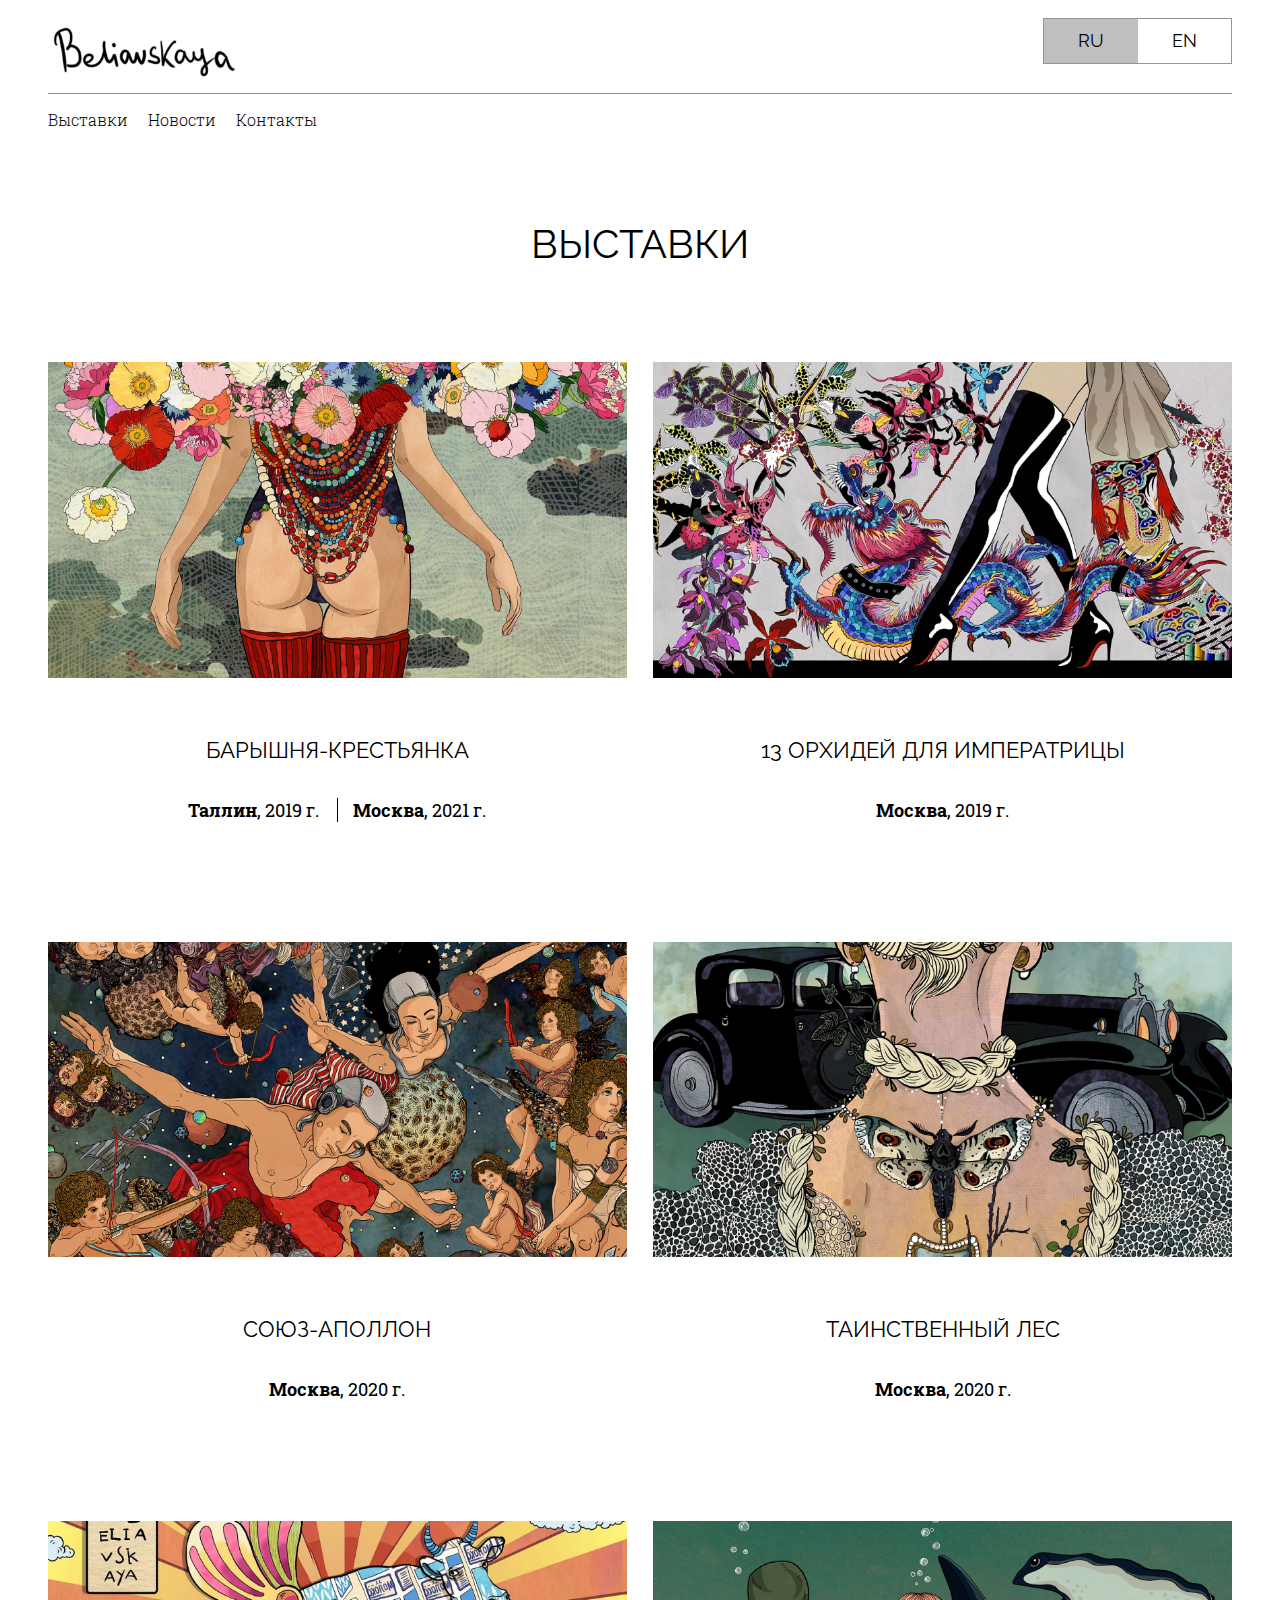
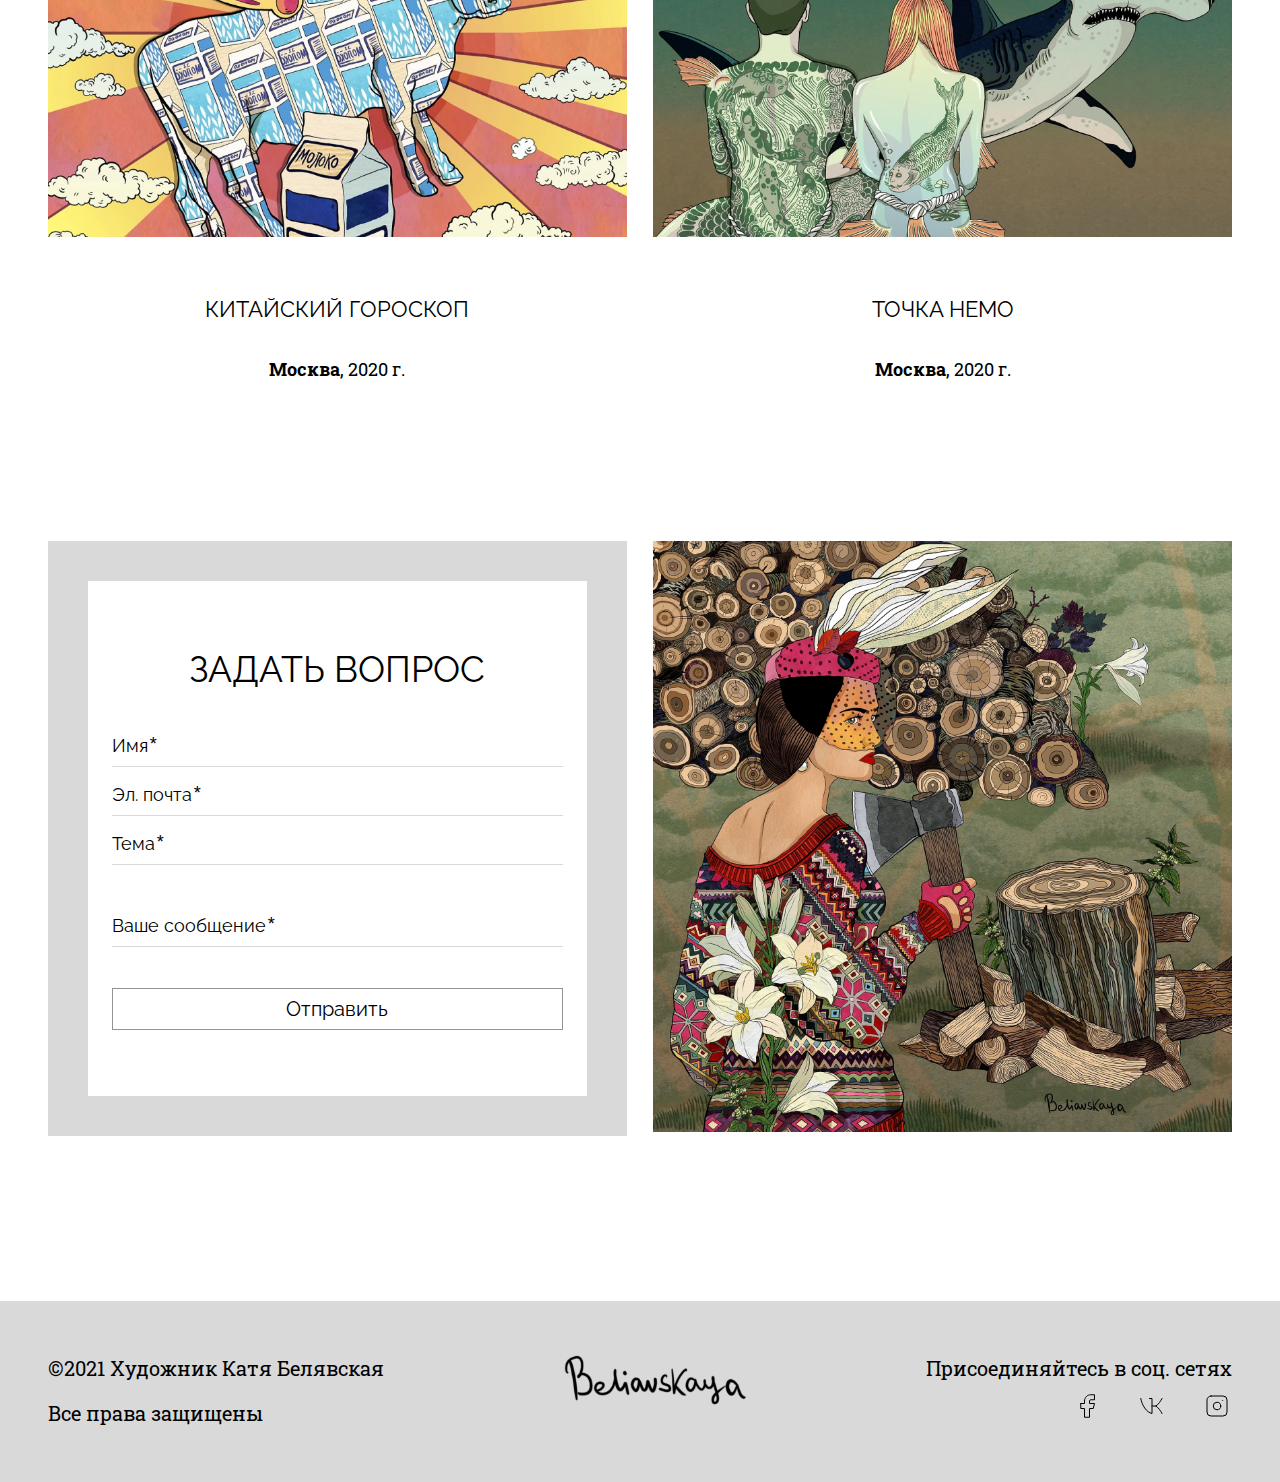
<file: index.html>
<!DOCTYPE html>
<html lang="ru">
<head>
    <meta charset="UTF-8">
    <meta http-equiv="X-UA-Compatible" content="IE=edge">
    <meta name="viewport" content="width=device-width, initial-scale=1.0">
    <meta name="description" content="На сайте beliavskaya.com вы можете посмотреть избранные картины художника из Москвы Екатерины Белявской.">
    <title>Kate Beliavskaya | Художник | Москва</title>
    <link rel="stylesheet" href="css/style.css">
</head>
<body>
    <header>
        <div class="container">
            <div class="upper">
                <a href="index.html" class="header-logo"><img src="img/logo.svg"></a>
                <div class="lang">
                    <a id="ru" class="active">RU</a>
                    <a href="en/index-en.html" id="en">EN</a>
                </div>
            </div>
            
            <div class="nav">
                <a href="index.html">Выставки</a>
                <a href="#">Новости</a>
                <a href="#">Контакты</a>
            </div>
        </div>

        <div class="mob">

            <div class="menu">
                <div class="hidden"></div>
                
                <input type="checkbox" name="ham" id="ham">
                <label for="ham" class="burger"><img src="img/menu.svg"></label>

                <div class="center">
                    <a href="index.html" class="header-logo"><img src="img/logo.svg"></a>
                    <div class="menu-content">
                        <div class="lang">
                            <a id="ru" class="active">RU</a>
                            <a href="en/index-en.html" id="en">EN</a>
                        </div>
                        <div class="nav">
                            <a href="index.html">Выставки</a>
                            <a href="#">Новости</a>
                            <a href="#">Контакты</a>
                        </div>
                    </div>
                </div>
            </div>
            
        </div>
    </header>

    <main>
        <div class="container">
            <h1>ВЫСТАВКИ</h1>

            <div class="cards">
                
                <a href="exhibition.html" class="card">
                    <div class="card-img"><img src="img/card1.jpg"></div>
                    <h3>БАРЫШНЯ-КРЕСТЬЯНКА</h3>
                    <div class="info">
                        <p><b>Таллин</b>, 2019 г.</p>
                        <p><b>Москва</b>, 2021 г.</p>
                    </div>
                </a>

                <a href="#" class="card">
                    <div class="card-img"><img src="img/card2.jpg"></div>
                    <h3>13 ОРХИДЕЙ ДЛЯ ИМПЕРАТРИЦЫ</h3>
                    <div class="info">
                        <p><b>Москва</b>, 2019 г.</p>
                    </div>
                </a>

                <a href="#" class="card">
                    <div class="card-img"><img src="img/card3.jpg"></div>
                    <h3>СОЮЗ-АПОЛЛОН</h3>
                    <div class="info">
                        <p><b>Москва</b>, 2020 г.</p>
                    </div>
                </a>

                <a href="#" class="card">
                    <div class="card-img"><img src="img/card4.jpg"></div>
                    <h3>ТАИНСТВЕННЫЙ ЛЕС</h3>
                    <div class="info">
                        <p><b>Москва</b>, 2020 г.</p>
                    </div>
                </a>

                <a href="#" class="card">
                    <div class="card-img"><img src="img/card5.jpg"></div>
                    <h3>КИТАЙСКИЙ ГОРОСКОП</h3>
                    <div class="info">
                        <p><b>Москва</b>, 2020 г.</p>
                    </div>
                </a>

                <a href="#" class="card">
                    <div class="card-img"><img src="img/card6.jpg"></div>
                    <h3>ТОЧКА НЕМО</h3>
                    <div class="info">
                        <p><b>Москва</b>, 2020 г.</p>
                    </div>
                </a>



                <div class="contact-card">
                    <h2>ЗАДАТЬ ВОПРОС</h2>
                    <form action="" method="post">
                        <input type="text" name="name" placeholder="Имя &#8432;" required>
                        <input type="email" name="email" placeholder="Эл. почта &#8432;" required>
                        <input type="text" name="theme" placeholder="Тема &#8432;" required>
                        <input type="text" name="message" placeholder="Ваше сообщение &#8432;" required>
                        <button type="submit">Отправить</button>
                    </form>
                </div>

                <div class="last-card">
                    <img src="img/car15.jpg">
                </div>


            </div>
        </div>
        
    </main>

    <footer>
        <div class="container">
            <div class="rights">
                <p>&#169;2021 Художник Катя Белявская</p>
                <p>Все права защищены</p>
            </div>
            <a href="index.html" class="footer-logo"><img src="img/logo.svg"></a>
            <div class="join">
                <p>Присоединяйтесь в соц. сетях</p>
                <div class="social">
                    <a href="https://www.facebook.com/beliavskaya.kate" target="_blank"><img src="img/facebook.svg"></a>
                    <a href="#" target="_blank"><img src="img/vk.svg"></a>
                    <a href="https://www.instagram.com/zukak" target="_blank"><img src="img/inst.svg"></a>
                </div>
            </div>
        </div>
    </footer>
</body>
</html>
</file>
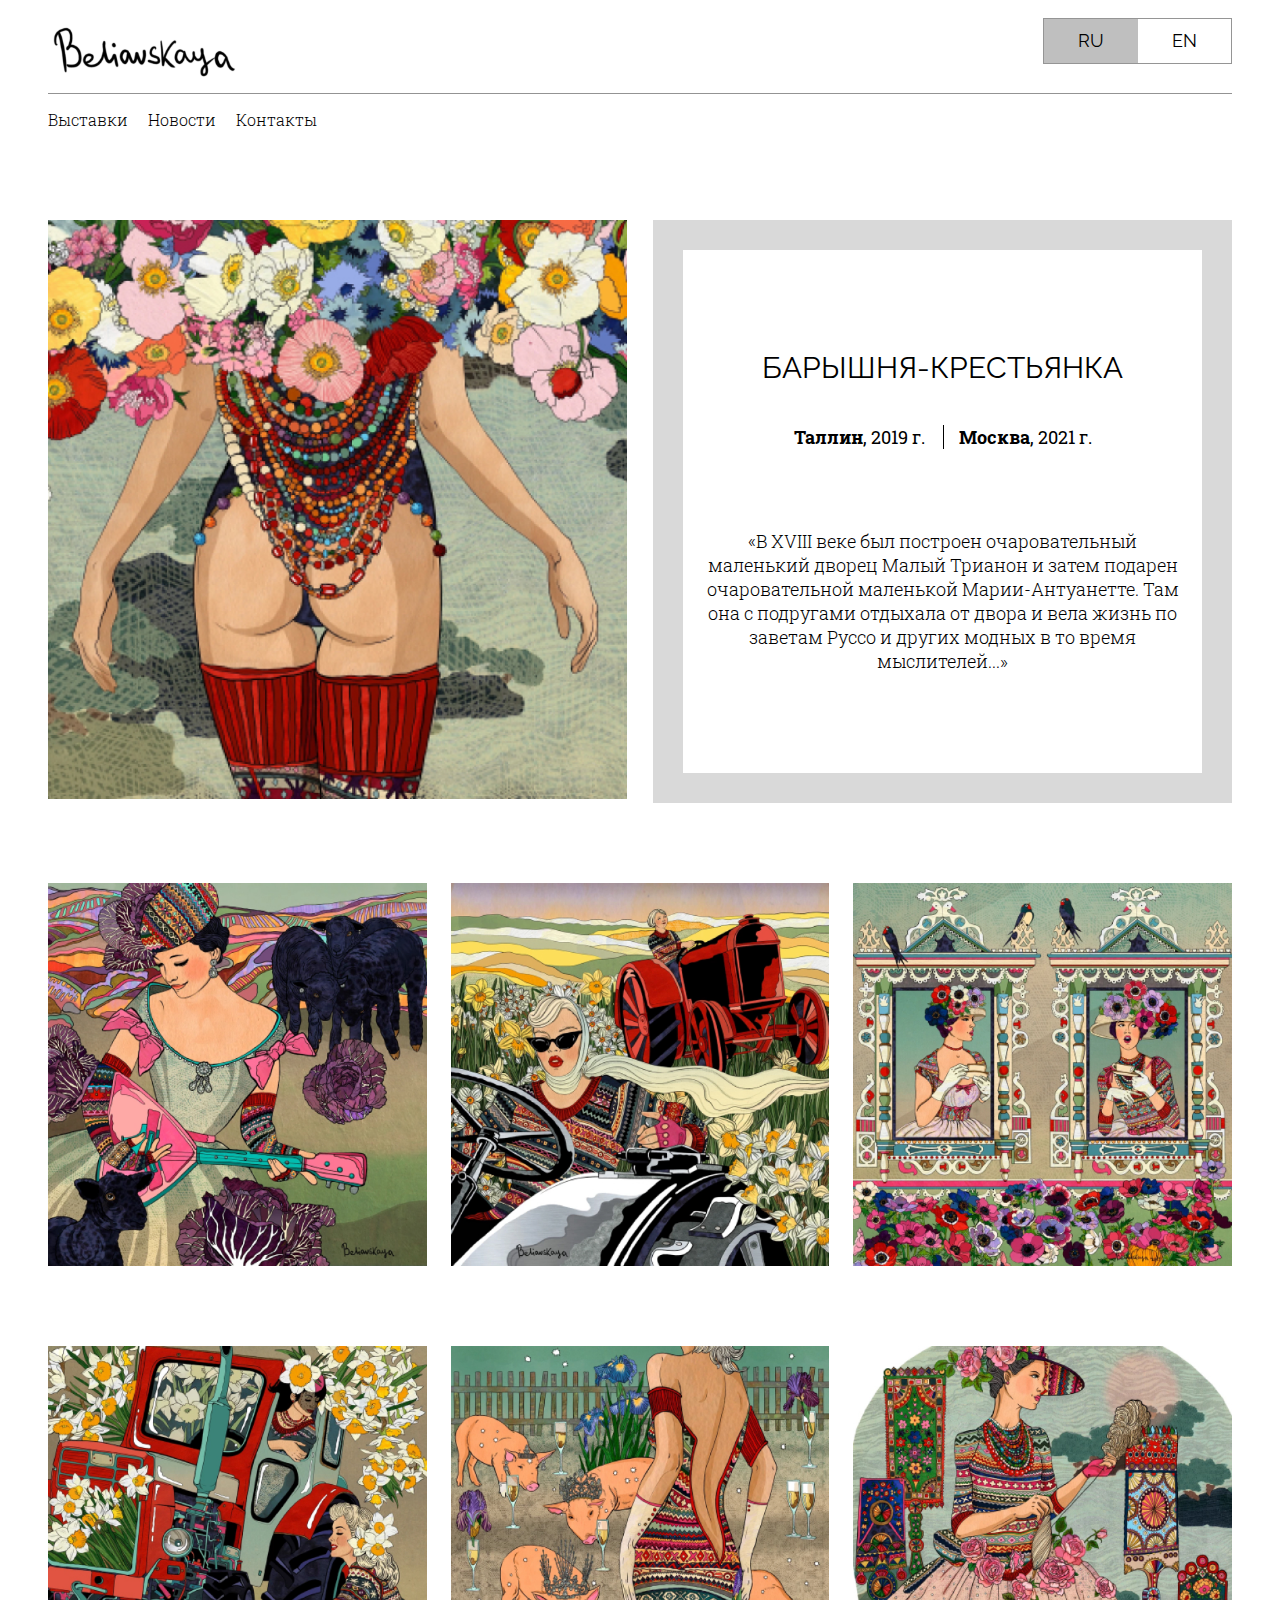
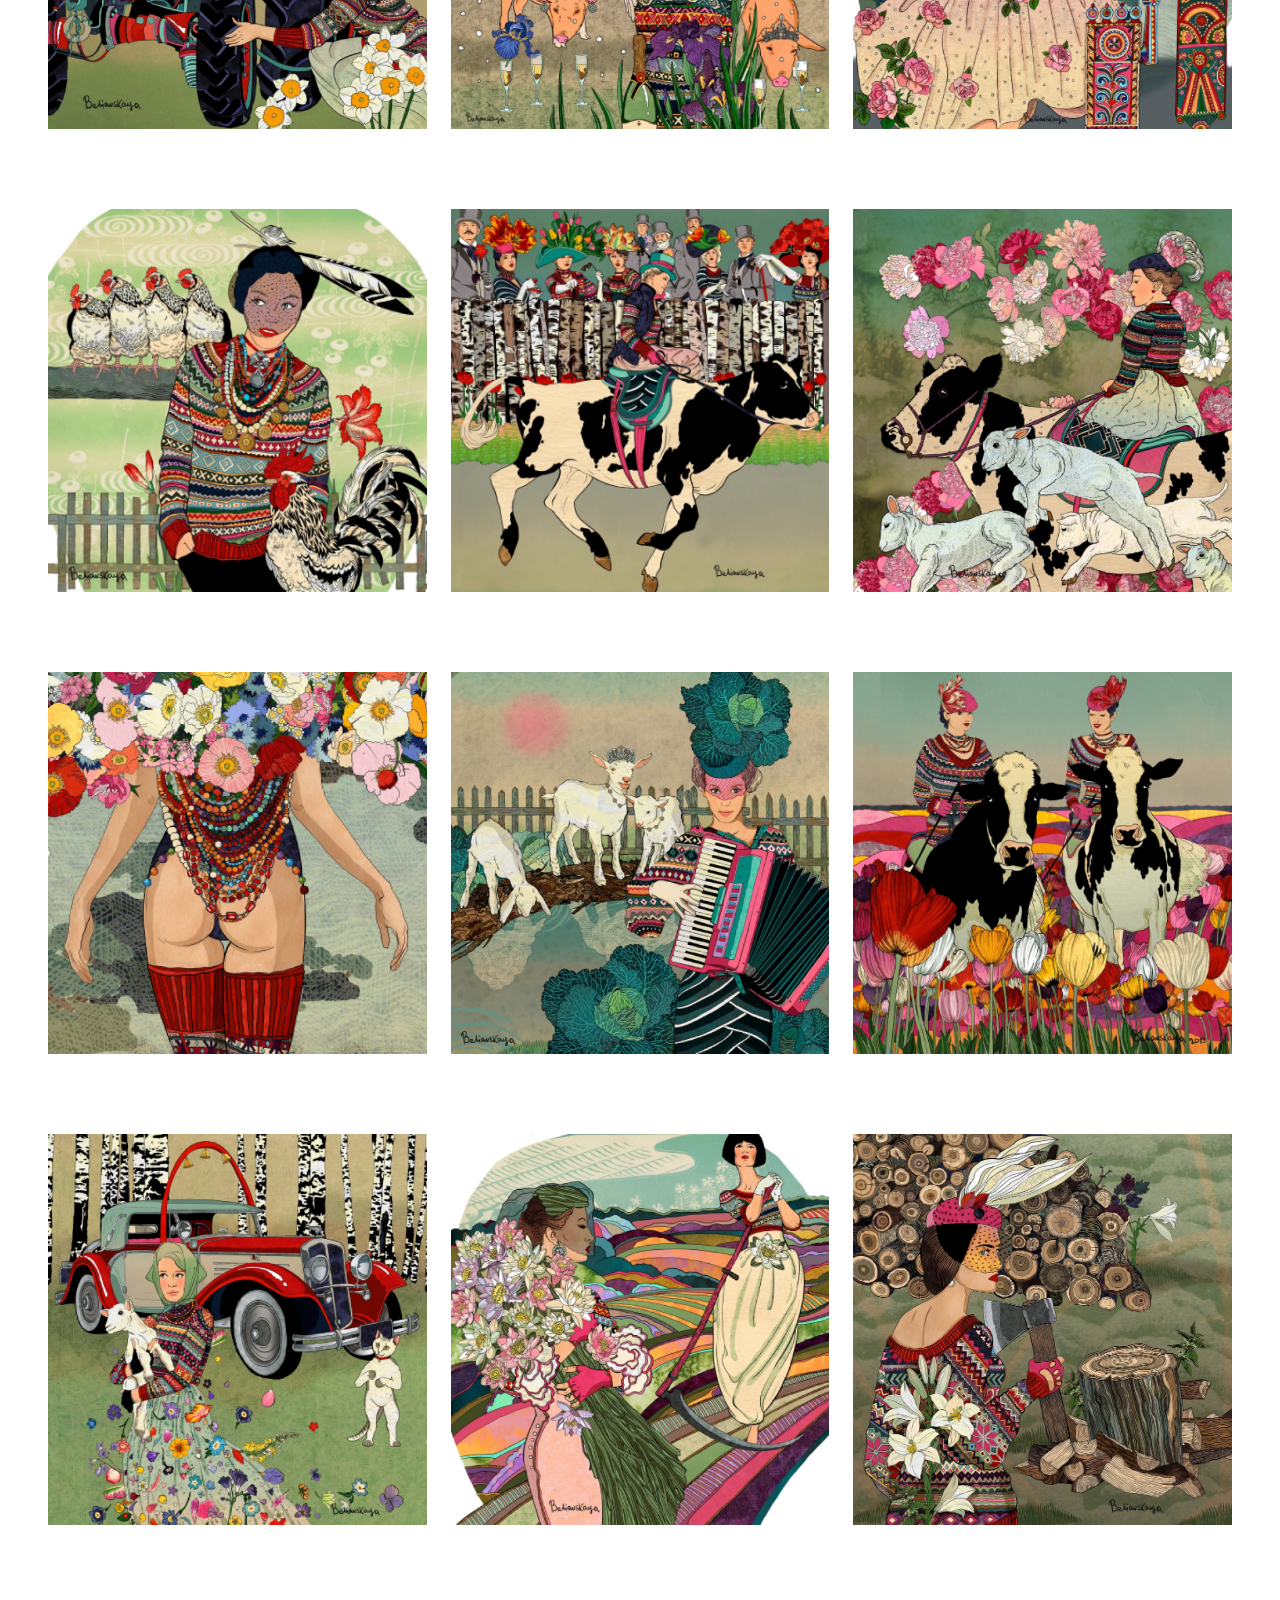
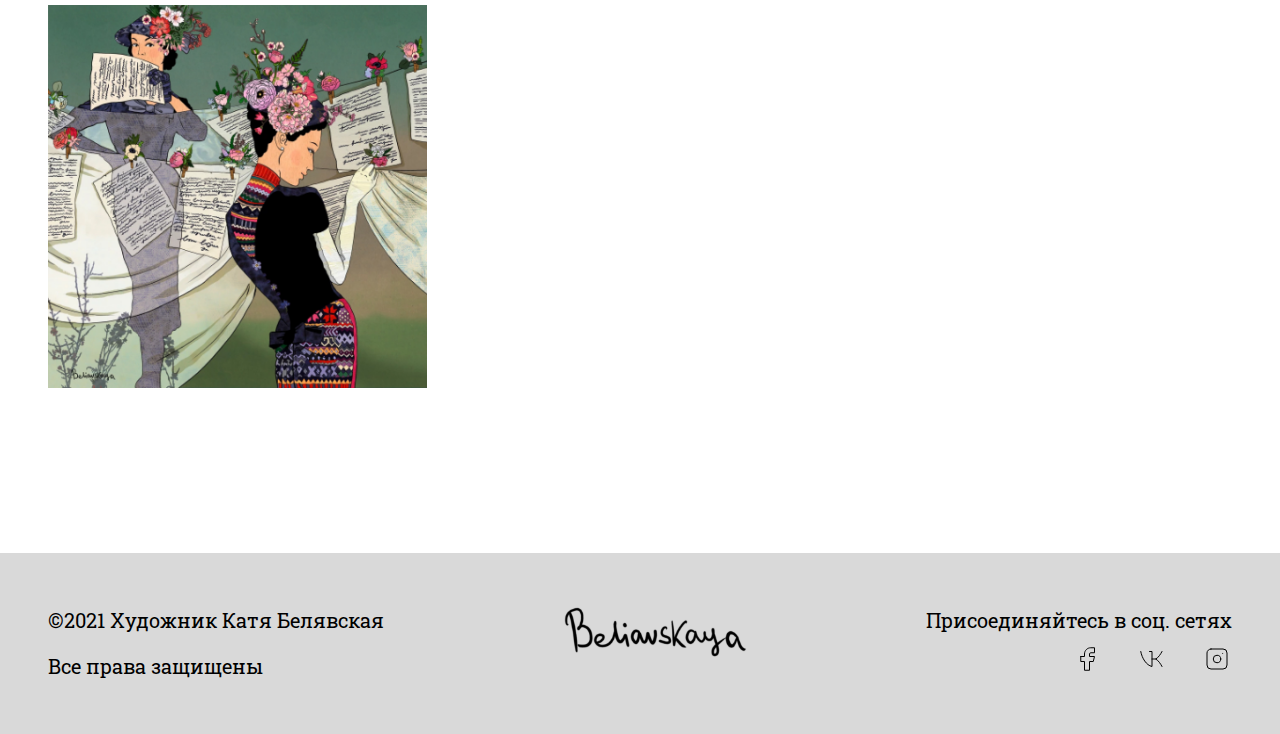
<file: exhibition.html>
<!DOCTYPE html>
<html lang="ru">
<head>
    <meta charset="UTF-8">
    <meta http-equiv="X-UA-Compatible" content="IE=edge">
    <meta name="viewport" content="width=device-width, initial-scale=1.0">
    <meta name="description" content="На сайте beliavskaya.com вы можете посмотреть избранные картины художника из Москвы Екатерины Белявской.">
    <title>Kate Beliavskaya | Художник | Москва</title>
    <link rel="stylesheet" href="css/style.css">
</head>
<body>
    <header>
        <div class="container">
            <div class="upper">
                <a href="index.html" class="header-logo"><img src="img/logo.svg"></a>
                <div class="lang">
                    <a id="ru" class="active">RU</a>
                    <a href="en/index-en.html" id="en">EN</a>
                </div>
            </div>
            
            <div class="nav">
                <a href="index.html">Выставки</a>
                <a href="#">Новости</a>
                <a href="#">Контакты</a>
            </div>
        </div>

        <div class="mob">

            <div class="menu">
                <div class="hidden"></div>
                
                <input type="checkbox" name="ham" id="ham">
                <label for="ham" class="burger"><img src="img/menu.svg"></label>

                <div class="center">
                    <a href="index.html" class="header-logo"><img src="img/logo.svg"></a>
                    <div class="menu-content">
                        <div class="lang">
                            <a id="ru" class="active">RU</a>
                            <a href="en/index-en.html" id="en">EN</a>
                        </div>
                        <div class="nav">
                            <a href="index.html">Выставки</a>
                            <a href="#">Новости</a>
                            <a href="#">Контакты</a>
                        </div>
                    </div>
                </div>
            </div>
            
        </div>
    </header>

    <main>
        <div class="container">
           
            <div class="about-exhibition">
                <div class="img-wrapper"><img src="img/car10.jpg"></div>
                <div class="about">
                    <h1>БАРЫШНЯ-КРЕСТЬЯНКА</h1>
                    <div class="info">
                        <p><b>Таллин</b>, 2019 г.</p>
                        <p><b>Москва</b>, 2021 г.</p>
                    </div>
                    <p class="desc">«В XVIII веке был построен очаровательный маленький дворец Малый Трианон 
                        и затем подарен очаровательной маленькой Марии-Антуанетте. Там она с подругами 
                        отдыхала от двора и вела жизнь по заветам Руссо и других модных в то время мыслителей...»</p>
                </div>
            </div>

            <div class="another">
                
                <div class="car-elem" id="1">
                    <img src="img/car1.jpg" class="card-img">
                    <div class="actions">
                        <div class="likes">
                            <button class="heart"></button>
                            <span class="likes-counter">2</span>
                        </div>
                        <button class="share"></button>
                    </div>
                </div>
                <div class="car-elem" id="2">
                    <img src="img/car2.jpg" class="card-img">
                    <div class="actions">
                        <div class="likes">
                            <button class="heart"></button>
                            <span class="likes-counter">2</span>
                        </div>
                        <button class="share"></button>
                    </div>
                </div>
                <div class="car-elem" id="3">
                    <img src="img/car3.jpg" class="card-img">
                    <div class="actions">
                        <div class="likes">
                            <button class="heart"></button>
                            <span class="likes-counter">2</span>
                        </div>
                        <button class="share"></button>
                    </div>
                </div>
                <div class="car-elem" id="4">
                    <img src="img/car4.jpg" class="card-img">
                    <div class="actions">
                        <div class="likes">
                            <button class="heart"></button>
                            <span class="likes-counter">2</span>
                        </div>
                        <button class="share"></button>
                    </div>
                </div>
                <div class="car-elem" id="5">
                    <img src="img/car5.jpg" class="card-img">
                    <div class="actions">
                        <div class="likes">
                            <button class="heart"></button>
                            <span class="likes-counter">2</span>
                        </div>
                        <button class="share"></button>
                    </div>
                </div>
                <div class="car-elem" id="6">
                    <img src="img/car6.jpg" class="card-img">
                    <div class="actions">
                        <div class="likes">
                            <button class="heart"></button>
                            <span class="likes-counter">2</span>
                        </div>
                        <button class="share"></button>
                    </div>
                </div>
                <div class="car-elem" id="7">
                    <img src="img/car7.jpg" class="card-img">
                    <div class="actions">
                        <div class="likes">
                            <button class="heart"></button>
                            <span class="likes-counter">2</span>
                        </div>
                        <button class="share"></button>
                    </div>
                </div>
                <div class="car-elem" id="8">
                    <img src="img/car8.jpg" class="card-img">
                    <div class="actions">
                        <div class="likes">
                            <button class="heart"></button>
                            <span class="likes-counter">2</span>
                        </div>
                        <button class="share"></button>
                    </div>
                </div>
                <div class="car-elem" id="9">
                    <img src="img/car9.jpg" class="card-img">
                    <div class="actions">
                        <div class="likes">
                            <button class="heart"></button>
                            <span class="likes-counter">2</span>
                        </div>
                        <button class="share"></button>
                    </div>
                </div>
                <div class="car-elem" id="10">
                    <img src="img/car10.jpg" class="card-img">
                    <div class="actions">
                        <div class="likes">
                            <button class="heart"></button>
                            <span class="likes-counter">2</span>
                        </div>
                        <button class="share"></button>
                    </div>
                </div>
                <div class="car-elem" id="11">
                    <img src="img/car11.jpg" class="card-img">
                    <div class="actions">
                        <div class="likes">
                            <button class="heart"></button>
                            <span class="likes-counter">2</span>
                        </div>
                        <button class="share"></button>
                    </div>
                </div>
                <div class="car-elem" id="12">
                    <img src="img/car12.jpg" class="card-img">
                    <div class="actions">
                        <div class="likes">
                            <button class="heart"></button>
                            <span class="likes-counter">2</span>
                        </div>
                        <button class="share"></button>
                    </div>
                </div>
                <div class="car-elem" id="13">
                    <img src="img/car13.jpg" class="card-img">
                    <div class="actions">
                        <div class="likes">
                            <button class="heart"></button>
                            <span class="likes-counter">2</span>
                        </div>
                        <button class="share"></button>
                    </div>
                </div>
                <div class="car-elem" id="14">
                    <img src="img/car14.jpg" class="card-img">
                    <div class="actions">
                        <div class="likes">
                            <button class="heart"></button>
                            <span class="likes-counter">2</span>
                        </div>
                        <button class="share"></button>
                    </div>
                </div>
                <div class="car-elem" id="15">
                    <img src="img/car15.jpg" class="card-img">
                    <div class="actions">
                        <div class="likes">
                            <button class="heart"></button>
                            <span class="likes-counter">2</span>
                        </div>
                        <button class="share"></button>
                    </div>
                </div>
                <div class="car-elem" id="16">
                    <img src="img/car16.jpg" class="card-img">
                    <div class="actions">
                        <div class="likes">
                            <button class="heart"></button>
                            <span class="likes-counter">2</span>
                        </div>
                        <button class="share"></button>
                    </div>
                </div>

                

            </div>

            <div class="all-white">
                <div class="container">
                    <div class="carousel-header">
                        <button class="larger"></button>
                        <button class="c-share"></button>
                        <button class="c-heart"></button>
                        <span class="c-likes-counter">2</span>
                        <button class="close"></button>
                    </div>
                    <div class="carousel">
                        <button class="prev-btn"></button>
                        <img src="img/car1.jpg">
                        <img src="img/car2.jpg">
                        <img src="img/car3.jpg">
                        <img src="img/car4.jpg">
                        <img src="img/car5.jpg">
                        <img src="img/car6.jpg">
                        <img src="img/car7.jpg">
                        <img src="img/car8.jpg">
                        <img src="img/car9.jpg">
                        <img src="img/car10.jpg">
                        <img src="img/car11.jpg">
                        <img src="img/car12.jpg">
                        <img src="img/car13.jpg">
                        <img src="img/car14.jpg">
                        <img src="img/car15.jpg">
                        <img src="img/car16.jpg">
                        <img src="img/car17.jpg">
                        <button class="next-btn"></button>
                    </div>
                </div>

                <div class="mob-car">
                    <div class="arrows">
                        <button class="mob-prev-btn"></button>
                        <button class="mob-next-btn"></button>
                    </div>
                    <img src="img/car1.jpg">
                    <img src="img/car2.jpg">
                    <img src="img/car3.jpg">
                    <img src="img/car4.jpg">
                    <img src="img/car5.jpg">
                    <img src="img/car6.jpg">
                    <img src="img/car7.jpg">
                    <img src="img/car8.jpg">
                    <img src="img/car9.jpg">
                    <img src="img/car10.jpg">
                    <img src="img/car11.jpg">
                    <img src="img/car12.jpg">
                    <img src="img/car13.jpg">
                    <img src="img/car14.jpg">
                    <img src="img/car15.jpg">
                    <img src="img/car16.jpg">
                    <img src="img/car17.jpg">
                    <div class="carousel-footer">
                        <button class="mob-close"></button>
                        <button class="mob-c-share"></button>
                        <button class="mob-c-heart"></button>
                        <span class="mob-c-likes-counter">2</span>
                    </div>
                </div>
                
            </div>

            <div class="modal-wrapper">
                <div class="modal">
                    <button class="close-modal"></button>
                    <h4>ПОДЕЛИТЬСЯ</h4>
                    <div class="share-nets">
                        <a href="#"><img src="img/facebook2.svg" alt=""></a>
                        <a href="#"><img src="img/pinterest.svg" alt=""></a>
                        <a href="#"><img src="img/tumblr.svg" alt=""></a>
                        <a href="#"><img src="img/twitter.svg" alt=""></a>
                        <a href="#"><img src="img/vk2.svg" alt=""></a>
                        <a href="#"><img src="img/inst2.svg" alt=""></a>
                        <a href="#"><img src="img/mail.svg" alt=""></a>
                    </div>
                    <div class="ref"><p>ссылка на картинку</p><span class="copy"><img src="img/copy.svg"></span></div>
                </div>
                <div class="overlay"></div>
            </div>
        </div>
        
    </main>

    <footer>
        <div class="container">
            <div class="rights">
                <p>&#169;2021 Художник Катя Белявская</p>
                <p>Все права защищены</p>
            </div>
            <a href="index.html" class="footer-logo"><img src="img/logo.svg"></a>
            <div class="join">
                <p>Присоединяйтесь в соц. сетях</p>
                <div class="social">
                    <a href="https://www.facebook.com/beliavskaya.kate" target="_blank"><img src="img/facebook.svg"></a>
                    <a href="#" target="_blank"><img src="img/vk.svg"></a>
                    <a href="https://www.instagram.com/zukak" target="_blank"><img src="img/inst.svg"></a>
                </div>
            </div>
        </div>
    </footer>
    <script src="js/script.js"></script>
</body>
</html>
</file>
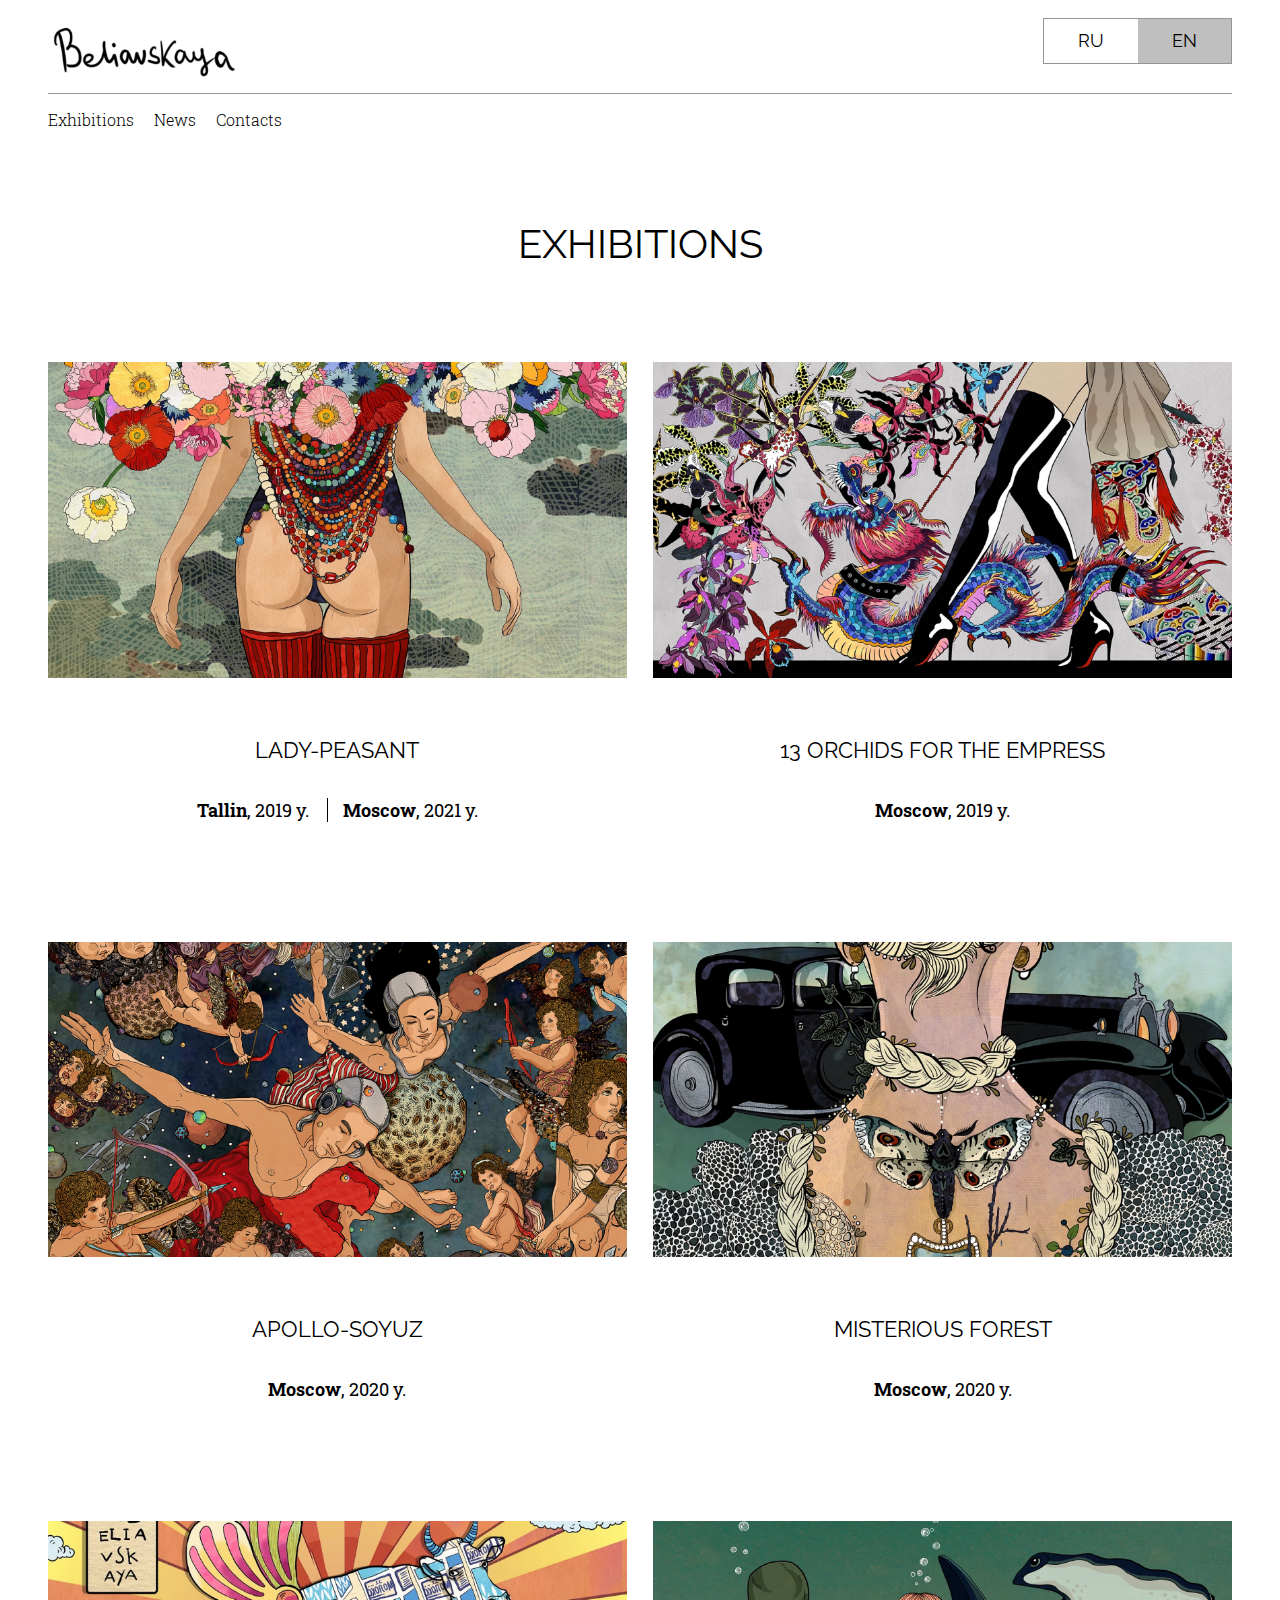
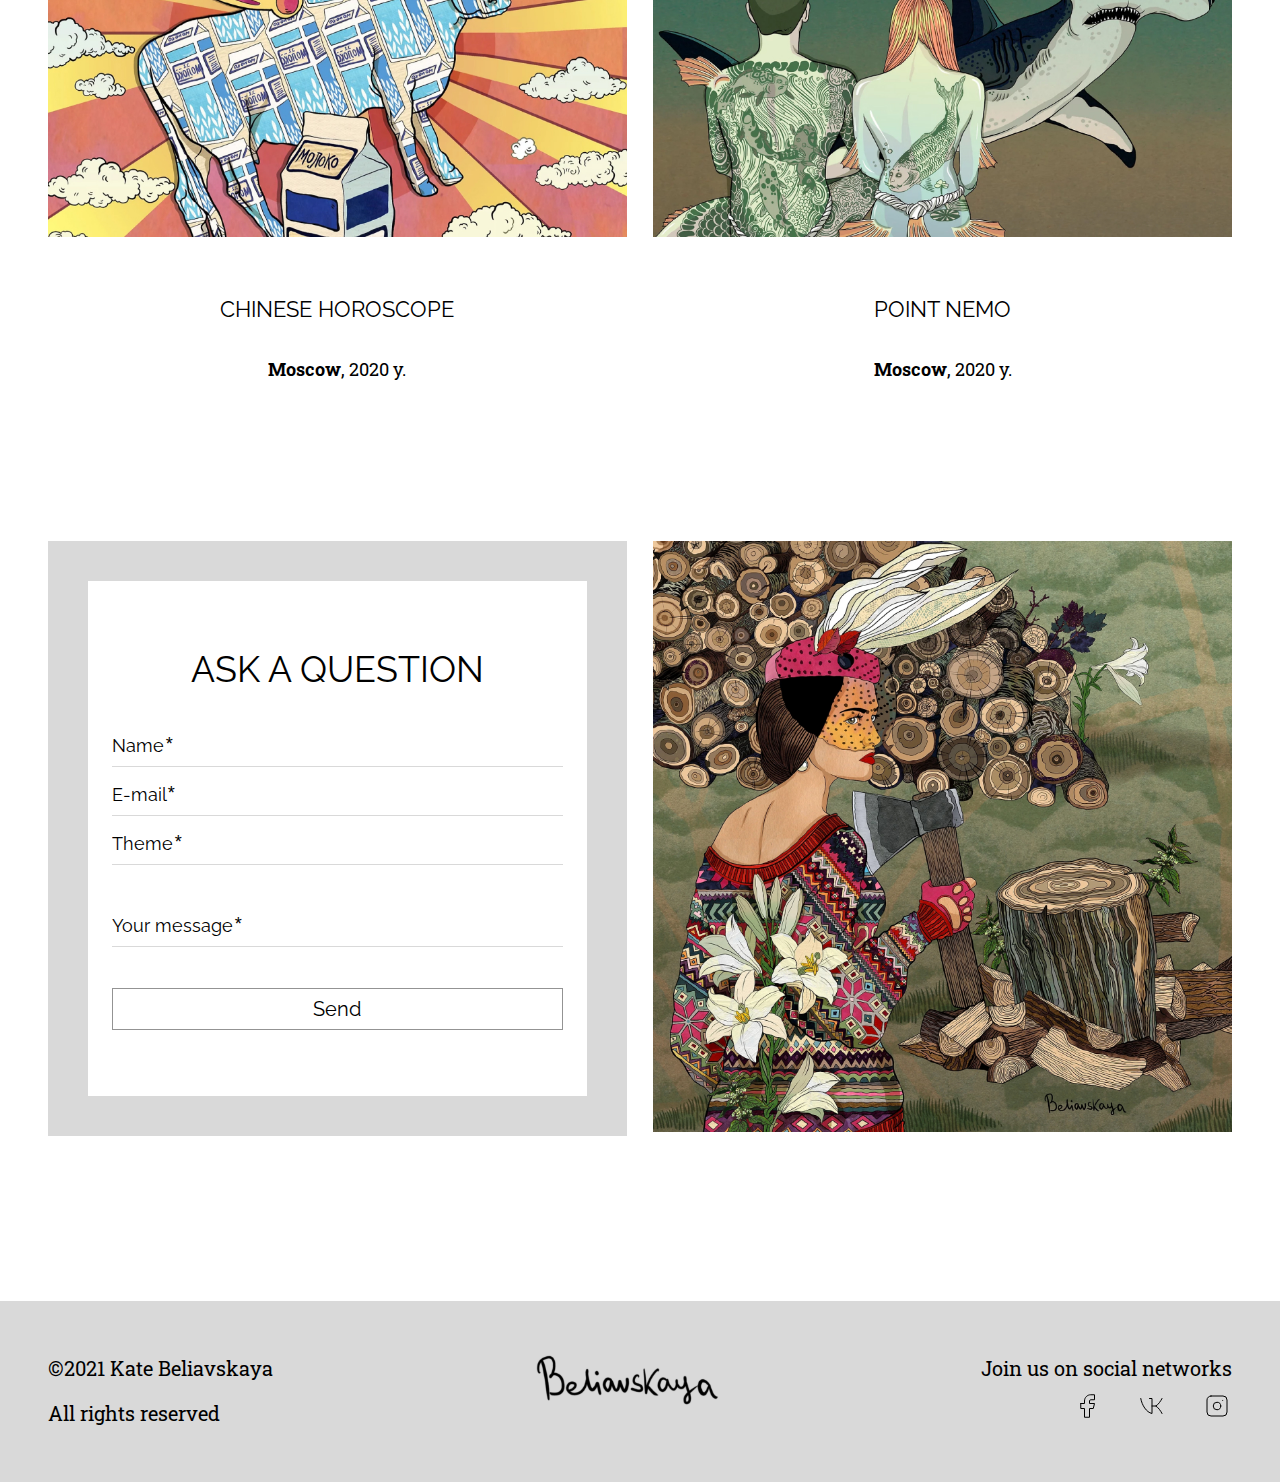
<file: en/index-en.html>
<!DOCTYPE html>
<html lang="en">
<head>
    <meta charset="UTF-8">
    <meta http-equiv="X-UA-Compatible" content="IE=edge">
    <meta name="viewport" content="width=device-width, initial-scale=1.0">
    <meta name="description" content="On the website beliavskaya.com You can view selected paintings by Ekaterina Beliavskaya, an artist from Moscow.">
    <title>Kate Beliavskaya | Artist | Moscow</title>
    <link rel="stylesheet" href="../css/style.css">
</head>
<body>
    <header>
        <div class="container">
            <div class="upper">
                <a href="index-en.html" class="header-logo"><img src="../img/logo.svg"></a>
                <div class="lang">
                    <a id="ru" href="../index.html">RU</a>
                    <a id="en" class="active">EN</a>
                </div>
            </div>
            
            <div class="nav">
                <a href="index-en.html">Exhibitions</a>
                <a href="#">News</a>
                <a href="#">Contacts</a>
            </div>
        </div>

        <div class="mob">

            <div class="menu">
                <div class="hidden"></div>
                
                <input type="checkbox" name="ham" id="ham">
                <label for="ham" class="burger"><img src="../img/menu.svg"></label>

                <div class="center">
                    <a href="index-en.html" class="header-logo"><img src="../img/logo.svg"></a>
                    <div class="menu-content">
                        <div class="lang">
                            <a id="ru" href="../index.html">RU</a>
                            <a id="en" class="active">EN</a>
                        </div>
                        <div class="nav">
                            <a href="index-en.html">Exhibitions</a>
                            <a href="#">News</a>
                            <a href="#">Contacts</a>
                        </div>
                    </div>
                </div>
            </div>
            
        </div>
    </header>

    <main>
        <div class="container">
            <h1>EXHIBITIONS</h1>

            <div class="cards">
                
                <a href="#" class="card">
                    <div class="card-img"><img src="../img/card1.jpg"></div>
                    <h3>LADY-PEASANT</h3>
                    <div class="info">
                        <p><b>Tallin</b>, 2019 y.</p>
                        <p><b>Moscow</b>, 2021 y.</p>
                    </div>
                </a>

                <a href="#" class="card">
                    <div class="card-img"><img src="../img/card2.jpg"></div>
                    <h3>13 ORCHIDS FOR THE EMPRESS</h3>
                    <div class="info">
                        <p><b>Moscow</b>, 2019 y.</p>
                    </div>
                </a>

                <a href="#" class="card">
                    <div class="card-img"><img src="../img/card3.jpg"></div>
                    <h3>APOLLO-SOYUZ</h3>
                    <div class="info">
                        <p><b>Moscow</b>, 2020 y.</p>
                    </div>
                </a>

                <a href="#" class="card">
                    <div class="card-img"><img src="../img/card4.jpg"></div>
                    <h3>MISTERIOUS FOREST</h3>
                    <div class="info">
                        <p><b>Moscow</b>, 2020 y.</p>
                    </div>
                </a>

                <a href="#" class="card">
                    <div class="card-img"><img src="../img/card5.jpg"></div>
                    <h3>CHINESE HOROSCOPE</h3>
                    <div class="info">
                        <p><b>Moscow</b>, 2020 y.</p>
                    </div>
                </a>

                <a href="#" class="card">
                    <div class="card-img"><img src="../img/card6.jpg"></div>
                    <h3>POINT NEMO</h3>
                    <div class="info">
                        <p><b>Moscow</b>, 2020 y.</p>
                    </div>
                </a>



                <div class="contact-card">
                    <h2>ASK A QUESTION</h2>
                    <form action="" method="post">
                        <input type="text" name="name" placeholder="Name &#8432;" required>
                        <input type="email" name="email" placeholder="E-mail &#8432;" required>
                        <input type="text" name="theme" placeholder="Theme &#8432;" required>
                        <input type="text" name="message" placeholder="Your message &#8432;" required>
                        <button type="submit">Send</button>
                    </form>
                </div>

                <div class="last-card">
                    <img src="../img/car15.jpg">
                </div>


            </div>
        </div>
        
    </main>

    <footer>
        <div class="container">
            <div class="rights">
                <p>&#169;2021 Kate Beliavskaya</p>
                <p>All rights reserved</p>
            </div>
            <a href="index-en.html" class="footer-logo"><img src="../img/logo.svg"></a>
            <div class="join">
                <p>Join us on social networks</p>
                <div class="social">
                    <a href="https://www.facebook.com/beliavskaya.kate" target="_blank"><img src="../img/facebook.svg"></a>
                    <a href="#" target="_blank"><img src="../img/vk.svg"></a>
                    <a href="https://www.instagram.com/zukak" target="_blank"><img src="../img/inst.svg"></a>
                </div>
            </div>
        </div>
    </footer>
</body>
</html>
</file>
<file: css/style.css>
@import url('https://fonts.googleapis.com/css2?family=Raleway&family=Roboto+Slab:wght@300;400&display=swap');

* {
    margin: 0;
    padding: 0;
    box-sizing: border-box;
    font-family: 'Roboto Slab', serif;
}

.container {
    width: 92.5%;
    margin-left: auto;
    margin-right: auto;
}


/* header */


header {
    margin-top: 18px;
    margin-bottom: 90px;
}

header .upper {
    display: flex;
    justify-content: space-between;
    border-bottom: 1px solid #939393;
    margin-bottom: 15px;
}

header .header-logo {
    display: block;
}

header .lang {
    display: flex;
    border: 1px solid #959595;
    height: 46px;
}

header .lang a {
    display: block;
    padding: 11px 34px;
    border: none;
    outline: none;
    font-size: 18px;
    background: #fff;
    cursor: pointer;
    font-family: 'Raleway', sans-serif;
    color:#000;
    text-decoration: none;
}

header .lang a.active {
    background: #BFBFBF;
}

header .lang a.active:hover {
    background: #BFBFBF;
}

header .lang a:hover {
    background: #F3F3F3;
}


header .nav {
    display: flex;
    gap: 20px;
    font-size: 16px;
}

header .nav a {
    text-decoration: none;
    color: #000;
    font-weight: 300;
}

header .nav a:hover,
header .nav a:active {
    font-weight: 400;
}


/* main */


h1 {
    font-size: 40px;
    text-align: center;
    font-weight: 400;
    margin-bottom: 95px;
    font-family: 'Raleway', sans-serif;
}

.cards {
    display: flex;
    justify-content: space-between;
    flex-wrap: wrap;
}

.card {
    width: 48.9%;
    text-decoration: none;
    color: #000;
    margin-bottom: 120px;
}

.card .card-img {
    width: 100%;
    margin-bottom: 55px;
    overflow: hidden;
}

.card img {
    width: inherit;
    transition: 0.5s;
}

.card:hover img {
    transform: scale(1.05); 
}

.card h3 {
    font-weight: 400;
    font-size: 22px;
    text-align: center;
    margin-bottom: 35px;
    font-family: 'Raleway', sans-serif;
}

.card:hover h3 {
    text-decoration: underline;
    text-underline-offset: 2px
}

.card .info {
    font-size: 18px;
    text-align: center;
}

.card .info p {
    display: inline;
    padding-right: 14px;
}

.card .info p:last-child {
    padding-right: 0;
}

.card .info p:not(:first-child) {
    border-left: 1px solid black;
    padding-left: 15px;
}

.contact-card {
    border: 70px solid #D9D9D9;
    padding: 97px 74px;
    width: 48.9%;
    margin-top: 40px;
}

.contact-card h2 {
    font-weight: 400;
    font-size: 40px;
    text-align: center;
    margin-bottom: 85px;
    font-family: 'Raleway', sans-serif;
}

.contact-card form {
    display: flex;
    flex-direction: column;
    gap: 37px;
}

.contact-card form input {
    border: none;
    border-bottom: 1px solid #D9D9D9;
    padding-bottom: 10px;
    width: 100%;
    font-weight: 400;
    font-size: 20px;
    font-family: 'Raleway', sans-serif;
}


.contact-card form input:active,
.contact-card form input:focus {
    outline: none;
    background-color: #fff;
}

.contact-card form input::-webkit-input-placeholder {
    color: #000;
}
.contact-card form input:-moz-placeholder {
    color: #000;
}

.contact-card form input[name="message"] {
    margin-top: 33px;
    margin-bottom: 54px;
}

.contact-card form button {
    height: 42px;
    font-weight: 400;
    font-size: 20px;
    background: none;
    border: 1px solid #939393;
    cursor: pointer;
    font-family: 'Raleway', sans-serif;
}

.contact-card form button:hover {
    background: #939393;
    color: #fff;
}

.contact-card form button:active {
    background: #000;
    color: #fff;
}

@media (max-width: 1900px) {
    .contact-card {
        border: 50px solid #D9D9D9;
        padding: 77px 54px;
    }

    .contact-card h2 {
        margin-bottom: 65px;
    }

    .contact-card form {
        gap: 27px;
    }
    
}

@media (max-width: 1600px) {
    .contact-card {
        padding: 57px 34px;
    }

    .contact-card h2 {
        font-size: 36px;
        margin-bottom: 45px;
        margin-top: 50px;
    }

    .contact-card form {
        gap: 17px;
    }

    .contact-card form input {
        font-size: 18px;
    }

    .contact-card form input[name="message"] {
        margin-top: 33px;
        margin-bottom: 24px;
    }
}

@media (max-width: 1440px) {
    .contact-card {
        border: 40px solid #D9D9D9;
        padding: 47px 24px;
    }
    .contact-card h2 {
        margin-top: 20px;
    }
}

.last-card {
    width: 48.9%;
    margin-top: 40px;
}

.last-card img{
    width: 100%;
}



/* footer */


footer {
    margin-top: 165px;
    background-color: #D9D9D9;
    padding: 45px 0;
    font-weight: 400;
    font-size: 20px;
    line-height: 229%;
}

footer .container {
    display: flex;
    justify-content: space-between;
}

footer .footer-logo {
    display: inline-block;
}

footer .social {
    display: flex;
    gap: 35px;
    justify-content: flex-end;
}


/* о выставке */

.about-exhibition {
    display: flex;
    justify-content: space-between;
    margin-bottom: 80px;
}

.about-exhibition .img-wrapper {
    width: 48.9%;
}

.about-exhibition img {
    width: 100%;
}

.about-exhibition .about {
    border: 50px solid #D9D9D9;
    display: flex;
    flex-direction: column;
    align-items: center;
    justify-content: center;
    padding: 0 100px;
    width: 48.9%;
}

.about-exhibition .about h1 {
    margin-bottom: 40px;
}

.about-exhibition .about .info {
    font-size: 18px;
    text-align: center;
    margin-bottom: 80px;
}

.about-exhibition .about .info p {
    display: inline;
    padding-right: 14px;
}

.about-exhibition .about .info p:last-child {
    padding-right: 0;
}

.about-exhibition .about .info p:not(:first-child) {
    border-left: 1px solid black;
    padding-left: 15px;
}


.about-exhibition .about .desc {
    font-weight: 300;
    font-size: 20px;
    text-align: center;
}


/* картинки */

.another {
    display: flex;
    row-gap: 80px;
    flex-wrap: wrap;
    justify-content: space-between;
}

@media (max-width: 1830px) {
    .another .car-elem {
        width: 32%;
    }

    .about-exhibition .about {
        border: 50px solid #D9D9D9;
        padding: 0 20px;
    }
}

@media (max-width: 1500px) {
    .about-exhibition .about {
        border: 30px solid #D9D9D9;
    }

    .about-exhibition .about h1 {
        font-size: 30px;
    }

    .about-exhibition .about .desc {
        font-size: 18px;
    }
}


.another .car-elem {
    cursor: pointer;
    position: relative;
    background: #000;
}

.another .car-elem>img {
    width: 100%;
    height: 100%;
    opacity: 1;
    transition: opacity 124ms linear;
}

.another .car-elem:hover>img {
    opacity: 0.5;
}

.another .car-elem:hover>.actions{
    display: flex;
}


.another .car-elem .actions {
    position: absolute;
    top: 88%;
    width: 100%;
    display: none;
    justify-content: space-between;
    padding: 0 35px;
}

.another .car-elem .actions button,
.carousel-header button {
    background: none;
    outline: none;
    border: none;
    height: 30px;
    width: 40px;
    cursor: pointer;
}

.another .car-elem .actions .likes{
    display: flex;
}

.another .car-elem .actions .likes .heart {
    background: url('../img/heart-empty.svg') no-repeat;
}

.another .car-elem .actions .likes .heart:hover {
    background: url('../img/white-heart.svg') no-repeat;
}

.another .car-elem .actions .likes .red-heart {
    background: url('../img/red-heart.svg') no-repeat;
}

.another .car-elem .actions .share {
    background: url('../img/share-empty.svg') no-repeat;
}

.another .car-elem .actions .share:hover {
    background: url('../img/share-white.svg') no-repeat;
}


.another .car-elem .actions .likes-counter {
    font-weight: 400;
    font-size: 22px;
    color: #FFF;
    margin-left: 10px;
}


/* поделиться */

.modal-wrapper {
    position: fixed;
    top: 0;
    left: 0;
    display: none;
    width: 100vw;
    height: 100%;
    justify-content: center;
    align-items: center;
    background: rgba(0,0,0,.7);
    z-index: 100;
}

.overlay {
    position: absolute;
    width: 100%;
    height: 100%;
    z-index: 1;
    
}

.modal {
   width: 640px;
   height: 340px;
   z-index: 2;
   background: #fff;
   padding: 25px;
}

.modal .close-modal {
    background: url('../img/close.svg') no-repeat;
    background-size: 25px 25px;
    width: 25px;
    height: 25px;
    outline: none;
    border: none;
    float: right;
    cursor: pointer;
}

.modal h4 {
    font-family: 'Raleway', sans-serif;
    font-weight: 400;
    font-size: 40px;
    margin-top: 45px;
    text-align: center;
    margin-bottom: 50px;
}

.modal .share-nets {
    width: 350px;
    display: flex;
    margin-left: auto;
    margin-right: auto;
    justify-content: space-between;
    margin-bottom: 50px;
}

.modal .ref {
    width: 400px;
    height: 40px;
    padding-left: 10px;
    border: 1px solid black;
    margin-left: auto;
    margin-right: auto;
    display: flex;
    justify-content: space-between;
}

.modal .ref p{
    font-weight: 400;
    font-size: 16px;
    margin-top: 6px;
    white-space: nowrap;
    overflow: hidden;
    text-overflow: ellipsis;
}

.modal .ref .copy {
    width: 40px;
    height: 38px;
    background: #000;
    display: flex;
    justify-content: center;
    align-items: center;
    cursor: pointer;
}

.modal .ref .copy img{
    width: 30px;
    height: 30px;
}

/* карусель */


.all-white {
    display: none;
    position: fixed;
    top: 0;
    left: 0;
    width: 100vw;
    height: 100%;
    background: #fff;
    overflow-y: scroll;
}

.all-white .container{
    margin-top: 40px;
}


.all-white .carousel-header {
    display: flex;
    align-items: center;
}

.carousel-header button {
    height: 35px;
    margin-right: 30px;
}


.carousel-header .larger {
    background: url('../img/larger.svg') no-repeat;
}

.carousel-header .smaller {
    background: url('../img/smaller.svg') no-repeat;
}

.carousel-header  .c-share {
    background: url('../img/share-black.svg') no-repeat;
    width: 45px;
}

.carousel-header  .c-share:hover {
    background: url('../img/share-full-black.svg') no-repeat;
}

.carousel-header  .c-heart {
    background: url('../img/black-heart.svg') no-repeat;
    margin-right: 10px;
}

.carousel-header  .c-heart:hover {
    background: url('../img/black-full-heart.svg') no-repeat;
}

.carousel-header  .c-red-heart{
    background: url('../img/red-heart.svg') no-repeat;
    margin-right: 10px;
}

.carousel-header .c-likes-counter {
    font-weight: 400;
    font-size: 20px;
}

.carousel-header  .close {
    background: url('../img/close.svg') no-repeat;
    margin-left: auto;
    margin-right: 0;
}

.carousel {
    display: flex;
    justify-content: space-between;
    align-items: center;
}

.carousel .prev-btn {
    border: none;
    outline: none;
    background: url('../img/left-arrow.svg') no-repeat;
    width: 25px;
    height: 47px;
    cursor: pointer;
}

.carousel .next-btn {
    border: none;
    outline: none;
    background: url('../img/right-arrow.svg') no-repeat;
    width: 25px;
    height: 47px;
    cursor: pointer;
}

.carousel img {
    height: 90vh;
    display: none;
}








/* мобильная версия */

header .mob {
    display: none;
}

header .mob .hidden {
    width: 22px;
    display: hidden;
}

header .mob .header-logo img {
    width: 121px;
}

header .mob input {
    display: none; 
}

header .mob .menu-content {
    display: none;
}

.mob-car {
    margin-top: 100px;
    display: none;
    flex-direction: column;
    align-items: center;
}

.mob-car .arrows {
    width: 95%;
    display: flex;
    justify-content: space-between;
    margin-bottom: 30px;
}

.mob-car button {
    width: 25px;
    height: 25px;
    border: none;
    outline: none;
    cursor: pointer;
}

.mob-car .arrows .mob-prev-btn{
    background: url('../img/left-arrow-mob.svg') no-repeat; 
}

.mob-car .arrows .mob-next-btn{
    background: url('../img/right-arrow-mob.svg') no-repeat; 
}

.mob-car img {
    width: 100%;
    margin-bottom: 20px;
    display: none;
}

.mob-car .carousel-footer {
    width: 95%;
    display: flex;
    justify-content: space-between;
}

.mob-car .carousel-footer .mob-c-share{
    background: url('../img/share-black.svg') no-repeat;
    width: 35px;
    margin-right: 20px;
    background-size: 35px 25px;
}


.mob-car .carousel-footer .mob-c-heart{
    background: url('../img/black-heart.svg') no-repeat;
    width: 30px;
    background-size: 30px 25px;
}

.mob-car .carousel-footer .mob-c-heart:hover {
    background: url('../img/black-full-heart.svg') no-repeat;
    width: 30px;
    background-size: 30px 25px;
}

.mob-car .carousel-footer .mob-c-red-heart{
    background: url('../img/red-heart.svg') no-repeat;
    width: 30px;
    background-size: 30px 25px;
}

.mob-car .carousel-footer .mob-close {
    background: url('../img/close.svg') no-repeat;
    background-size: 25px 25px;
    margin-right: auto;
}

.mob-car .carousel-footer .mob-c-likes-counter {
    font-weight: 400;
    font-size: 18px;
    margin-left: 10px;
}

@media (max-width: 1279px) {


    .mob-car {
        display: flex;
    } 

    .all-white .container {
        display: none;
    }

    
    .about-exhibition .about h1 {
        font-size: 22px;
    }

    .about-exhibition .about .info {
        font-size: 16px;
        margin-bottom: 30px;
    }

    .about-exhibition .about .desc {
        font-size: 16px;
    }

    .another {
        justify-content: space-around;
    }
    
    .another .car-elem {
        width: 45%;
    }



    header {
        margin-top: 15px;
        margin-bottom: 20px;
    }

    header .container {
        display: none;
    }

    header .mob {
        display: block;
        width: 92%;
        margin-left: auto;
        margin-right: auto;
    }

    header .mob .menu {
        display: flex;
        justify-content: space-between;
    }

    header .mob .menu a {
        display: inline;
        text-align: center;
    }

    header .mob .lang {
        width: 150px;
        height: 35px;
        margin-left: auto;
        margin-right: auto;
        margin-bottom: 20px;
    }

    header .mob .lang a {
        padding: 9px 27px;
        font-size: 14px;
    }

    header .mob .nav {
        text-align: center;
        display: flex;
        flex-direction: column;
        gap: 10px;
    }

    header .mob .menu-content {
        margin-bottom: 30px;
    }

    header .mob .burger {
        margin-top: 12px;
        order: 2;
    }

    header .mob .center {
        text-align: center;
    }

    header .mob #ham:checked~div .menu-content {
        display: block;
    }


    .container {
        width: 100%;
    }

    h1 {
        font-size: 22px;
        margin-bottom: 30px;
    }

    .cards {
        flex-direction: column;
        align-items: center;
    }
    
    .card {
        max-width: 600px;
        width: 100%;
        margin-bottom: 60px;
    }
    
    .card .card-img {
        width: 100%;
        margin-bottom: 20px;
    }
    
    .card h3 {
        font-size: 16px;
        margin-bottom: 15px;
    }
    
    .card .info {
        font-size: 12px;
    }
    
    .card .info p {
        padding-right: 10px;
    }
    
    .card .info p:not(:first-child) {
        padding-left: 11px;
    }

    .last-card {
        max-width: 600px;
        width: 100%;
        margin-top: 40px;
    }
    
    .last-card img{
        width: 100%;
    }

    .contact-card {
        border: 30px solid #D9D9D9;
        padding: 67px 44px;
        max-width: 600px;
        width: 100%;
        margin-top: -5px;
        order: 2;
    }
    
    .contact-card h2 {
        font-size: 20px;
        margin-bottom: 30px;
    }
    
    .contact-card form {
        gap: 20px;
    }
    
    .contact-card form input {
        padding-bottom: 5px;
        font-size: 16px;
    }

    .contact-card form input[name="message"] {
        margin-top: 20px;
        margin-bottom: 40px;
    }
    
    .contact-card form button {
        height: 30px;
        font-size: 16px;
    }


    footer {
        margin-top: 105px;
        padding: 15px 0;
        font-size: 14px;
    }

    footer .container {
        display: flex;
        justify-content: space-between;
        flex-direction: column;
        align-items: center;
        text-align: center;
    }

    footer .rights {
        order: 3;
    }

    footer .join {
        order: 1;
    }
    
    footer .footer-logo {
        display: inline-block;
        order: 2;
    }
    
    footer .footer-logo img{
        width: 121px;
    }

    footer .social {
        display: flex;
        justify-content: center;
        gap: 35px;
    }
    
}



@media (max-width: 800px) {
    .another {
        flex-direction: column;
        align-items: center;
        gap: 20px;
    }
    .another .car-elem {
        width: 95%;
        max-width: 450px;
    }

    .about-exhibition {
        flex-direction: column;
        align-items: center;
        margin-bottom: 60px;
       
    }
    
    .about-exhibition .img-wrapper {
        width: 100%;
        max-width: 450px;
    }
    
    .about-exhibition img {
        width: 100%;
    }
    
    .about-exhibition .about {
        margin-top: -10px;
        border: 20px solid #D9D9D9;
        padding: 40px 18px;
        width: 100%;
        max-width: 450px;
        min-height: 400px;
    }
    
    .about-exhibition .about h1 {
        font-size: 16px;
        margin-bottom: 20px;
    }
    
    .about-exhibition .about .info {
        font-size: 12px;
        margin-bottom: 30px;
    }
    
    .about-exhibition .about .desc {
        font-size: 14px;
    }

    .modal {
        max-width: 375px;
        width: 100%;
        height: 210px;
        z-index: 2;
        background: #fff;
        padding: 15px;
     }
     
     .modal .close-modal {
         background: url('../img/close.svg') no-repeat;
         background-size: 20px 20px;
         width: 20px;
         height: 20px;
         outline: none;
         border: none;
         float: right;
         cursor: pointer;
     }
     
     .modal h4 {
         font-family: 'Raleway', sans-serif;
         font-weight: 400;
         font-size: 20px;
         margin-top: 23px;
         margin-bottom: 33px;
     }
     
     .modal .share-nets {
         max-width: 250px;
         width: 100%;
         margin-bottom: 27px;
     }
     
     .modal .ref {
         max-width: 325px;
         width: 100%;
         height: 35px;
         padding-left: 6px;
     }
     
     .modal .ref p {
         font-weight: 400;
         font-size: 12px;
         margin-top: 8px;
     }
     
     .modal .ref .copy {
         width: 35px;
         height: 33px;
     }
     
     .modal .ref .copy img{
         width: 20px;
         height: 20px;
     }
}
</file>
